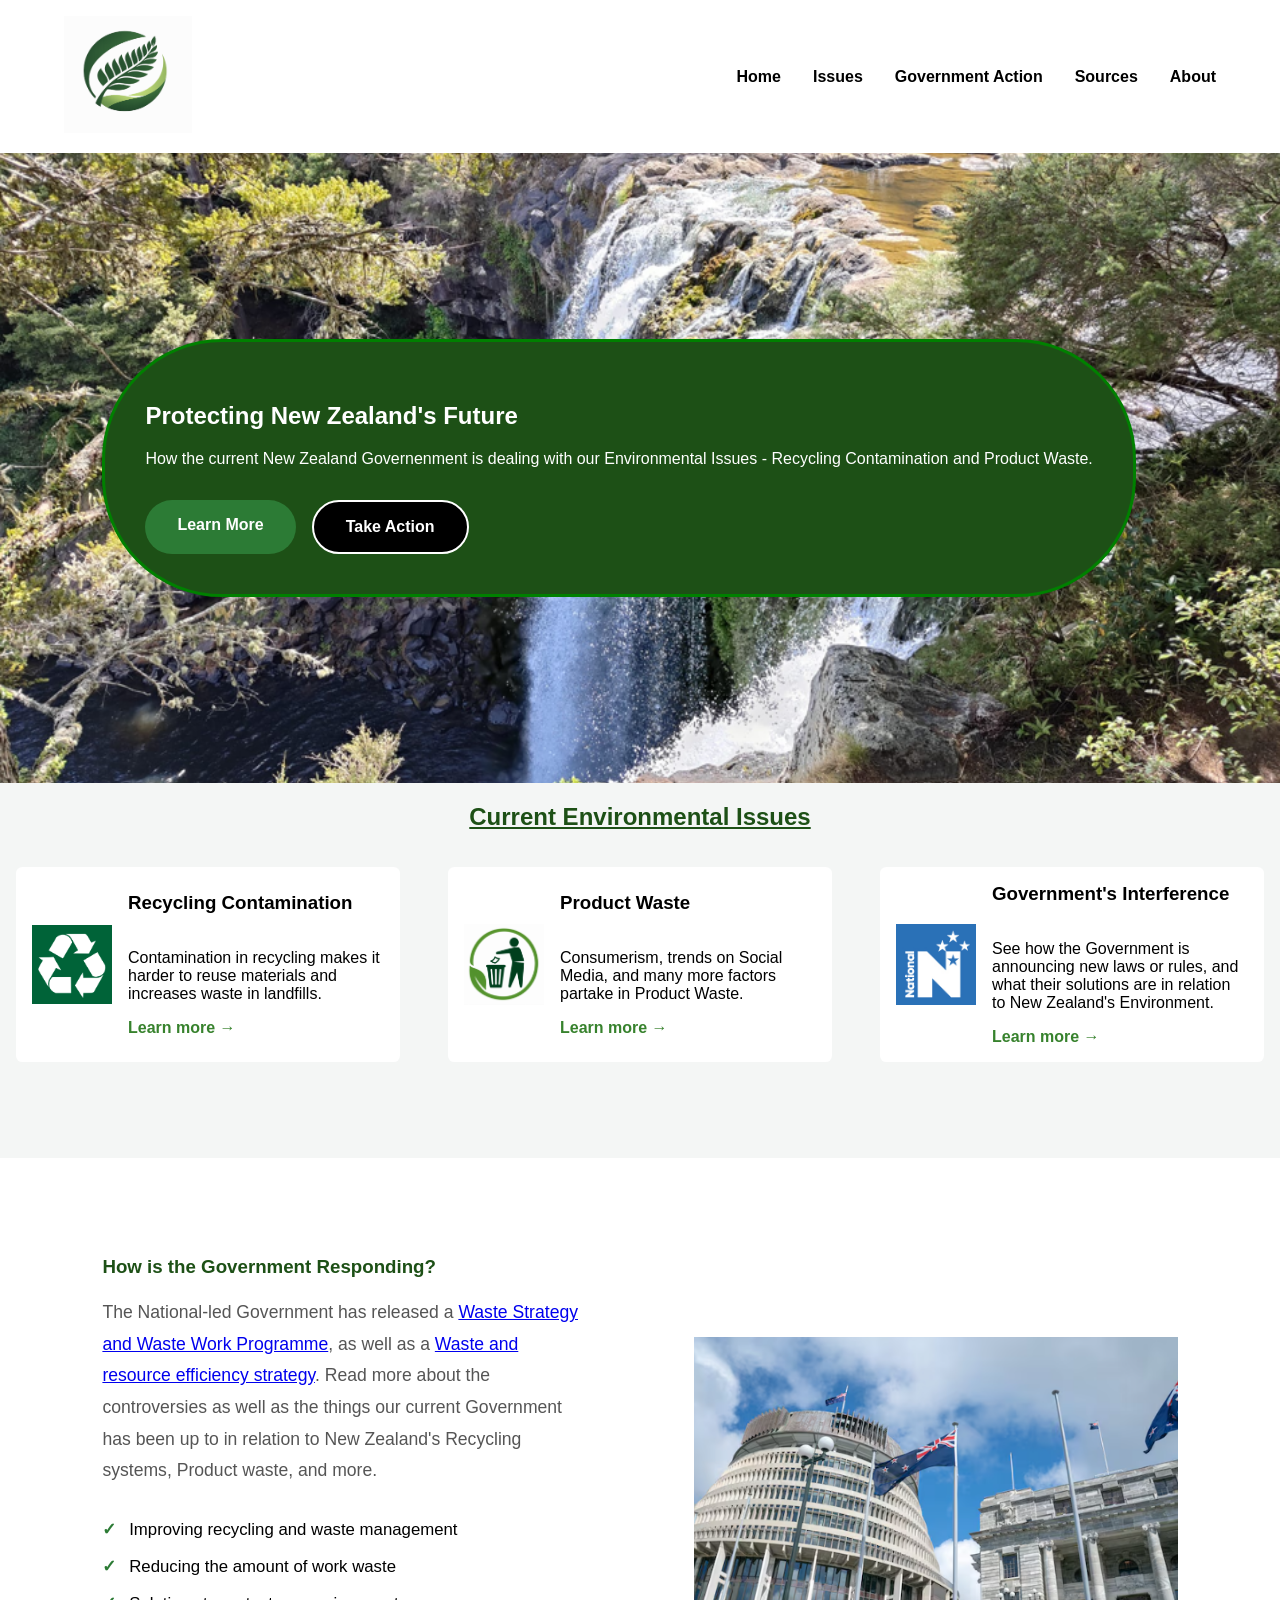
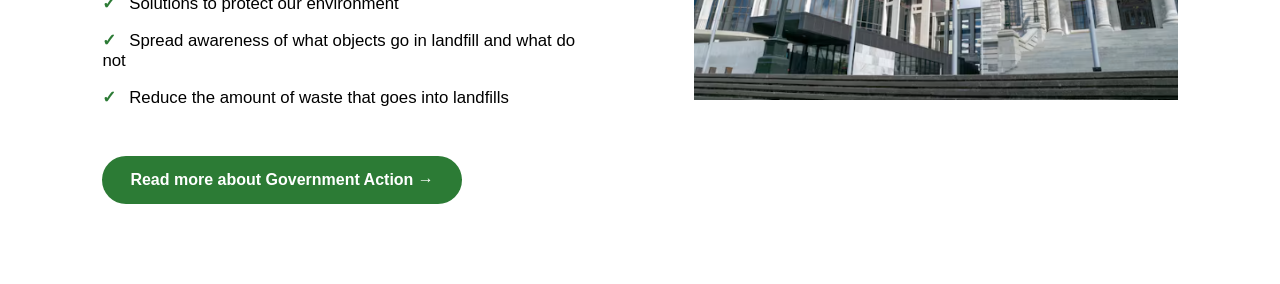
<file: index.html>
<!DOCTYPE html>
<html lang = "en">
    <head>
        <meta charset = "UTF-8">
        <meta name = "viewport" content = "width=device-width, initial-scale=1.0">
        <title>Government's Actions</title>
        <link rel = "icon" type = "icon/png" href = "logo.png">
        <link rel = "stylesheet" href = "styles.css">
    </head>
    <body>
        <header>
            <nav>
                <div class = "headingAndFooter">
                    <img src = "logo.png" alt = "Logo.img">
                </div>
                <ul id = "navLinks">
                <li><a href = "index.html">Home</a></li>
                <li><a href = "issues.html">Issues</a></li>
                <li><a href = "governmentAction.html">Government Action</a></li>
                <li><a href = "sources.html">Sources</a></li>
                <li><a href = "about.html">About</a></li>
                </ul>
            </nav>
        </header>

        <section class = "hero">

        <img src = "NZNatureimg.png" id = "NZNatureimg" alt="NZ Nature img">

        <div class = "heroContent">
            <h1>Protecting New Zealand's Future</h1>

            <p>How the current New Zealand Governenment is dealing with our Environmental Issues - 
                Recycling Contamination and Product Waste.
            </p>

            <div class="heroBtns">

                <a href = "sources.html">Learn More</a>
                <a href = "takeAction.html">Take Action</a>

            </div>
        </div>

        </section>

        <h2 id = "crrntEnviroIssues">Current Environmental Issues</h2>

            <div class = "boxesContainers">
            <div class = "boxOptions">
                <img class = "logosForOptionContainers" alt = "recycling logo" src = "nzRecyclingSymbol.png">
                <div class = "boxText">
                <h3>Recycling Contamination</h3>
                <p>Contamination in recycling makes it harder to reuse materials and increases
                    waste in landfills.
                </p>
                <a class = "LrnMoreBtns" href = "issues.html">Learn more →</a>
                </div>
            </div>

            <div class = "boxOptions">
                <img  class = "logosForOptionContainers" alt = "product waste logo" 
                src = "productWasteLogo.png">
                <div class = "boxText">
                <h3>Product Waste</h3>
                <p>Consumerism, trends on Social Media, and many more factors partake in Product Waste.
                </p>
                <a class = "LrnMoreBtns" href = "index.html">Learn more →</a>
                </div>
            </div>

            <div class = "boxOptions">
                <img class = "logosForOptionContainers" alt = "National Government logo" 
                src = "nationalPartyLogo.png">
                <div class = "boxText">
                <h3>Government's Interference</h3>
                <p>See how the Government is announcing new laws or rules, and what their solutions are
                    in relation to New Zealand's Environment.
                </p>
                <a class = "LrnMoreBtns" href = "governmentAction.html">Learn more →</a>
                </div>
            </div>
        </div>

        <section class = "governmentSection">

        <div class = "governmentText">

        <h3 id = "gvrnmntResponding">How is the Government Responding?</h3>
        <p>The National-led Government has released a <a href = "https://www.beehive.govt.nz/release/government-releases-new-strategy-and-work-plan-deal-new-zealand%E2%80%99s-waste" target = "_blank">
            Waste Strategy and Waste Work Programme</a>, as well as a <a href = "https://environment.govt.nz/what-government-is-doing/areas-of-work/waste/waste-strategy/#strategy-overview" target = "_blank">
                Waste and resource efficiency strategy</a>. Read more about the controversies as well as the things our current Government has been up to in relation
            to New Zealand's Recycling systems, Product waste, and more.</p>

                <ul>
                    <li>Improving recycling and waste management</li>
                    <li>Reducing the amount of work waste</li>
                    <li>Solutions to protect our environment</li>
                    <li>Spread awareness of what objects go in landfill and what do not</li>
                    <li>Reduce the amount of waste that goes into landfills</li>
                </ul>

                <a class = "readMreBtns" href = "governmentAction.html">Read more about Government Action →</a>
                </div>

                <div class = "nationalBuilding">
                    <a href = "https://www.teaonews.co.nz/2024/11/11/parliament-hosting-the-national-apology-doesnt-cut-it/" target = "_blank">
                    <img src = "nationalBuilding.png" alt = "Government's building"></a>

                </div>

                </section>
    </body>
</html>
</file>
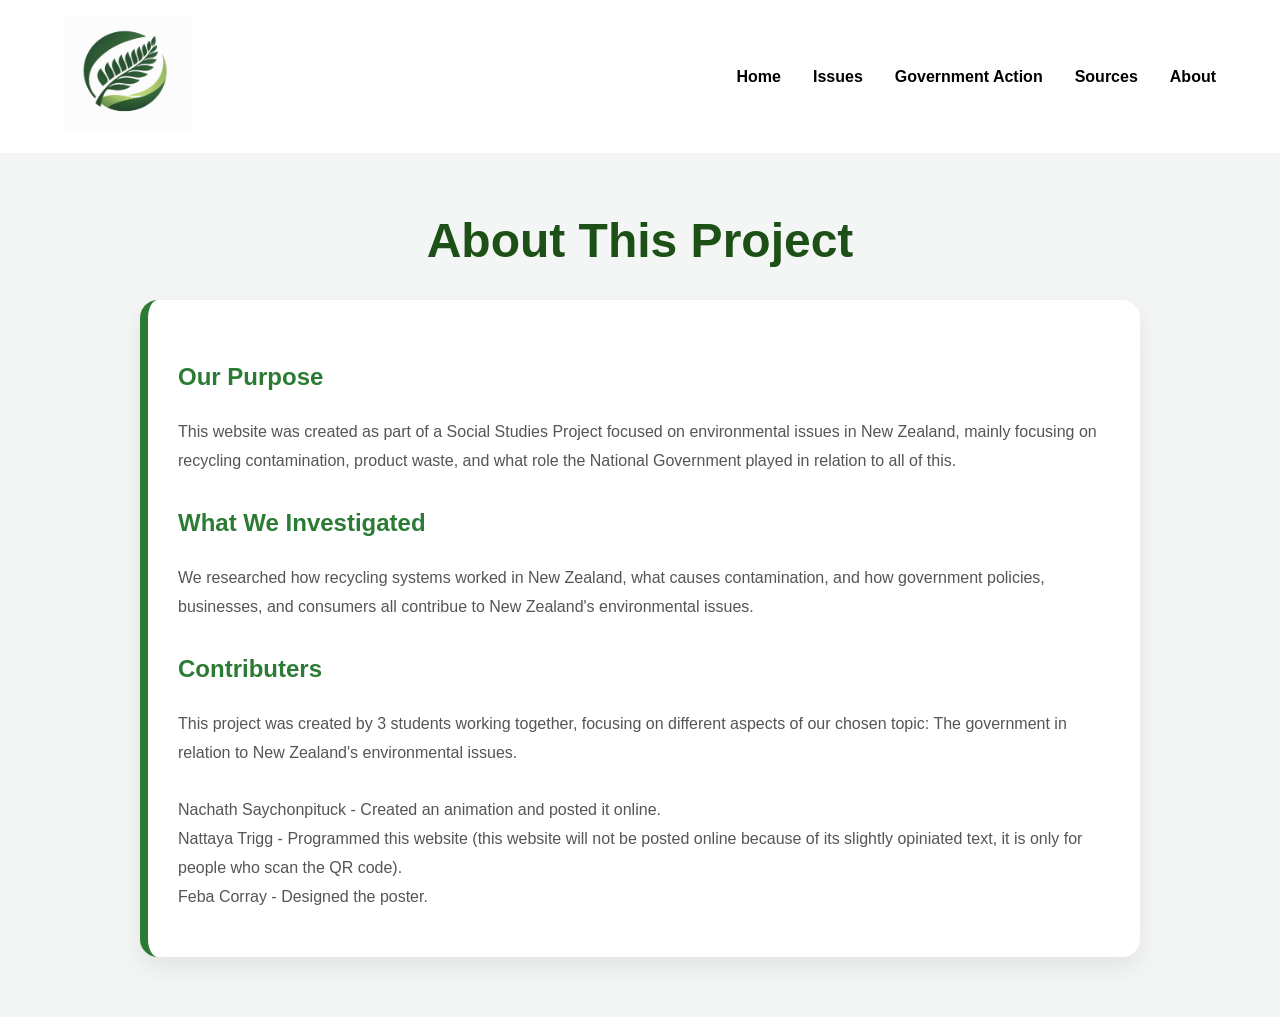
<file: about.html>
<!DOCTYPE html>
<html lang = "en">
    <head>
        <link rel = "stylesheet" href = "about.css">
        <title>About</title>
        <link rel = "icon" type = "icon/png" href = "logo.png">
        <meta charset = "UTF-8">
        <meta name = "viewport" content = "width=device-width, initial-scale=1.0">
    </head>
    <body>

        <header>
            <nav>
                <div class = "headingAndFooter">
                    <img src = "logo.png" alt = "Logo.img">
                </div>
                <ul id = "navLinks">
                <li><a href = "index.html">Home</a></li>
                <li><a href = "issues.html">Issues</a></li>
                <li><a href = "governmentAction.html">Government Action</a></li>
                <li><a href = "sources.html">Sources</a></li>
                <li><a href = "about.html">About</a></li>
                </ul>
            </nav>
        </header>

        <main class = "about">
            <h1>About This Project</h1>
            <section class = "aboutCard">
                <h2>Our Purpose</h2>
                <p>
                    This website was created as part of a Social Studies Project focused on
                    environmental issues in New Zealand, mainly focusing on recycling contamination,
                    product waste, and what role the National Government played in relation to all of this.
                </p>

                <h2>What We Investigated</h2>
                <p>
                    We researched how recycling systems worked in New Zealand, what causes contamination,
                    and how government policies, businesses, and consumers all contribue to New Zealand's environmental issues.
                </p>

                <h2>Contributers</h2>
                <p>
                    This project was created by 3 students working together, focusing on different aspects of our chosen topic:
                    The government in relation to New Zealand's environmental issues.<br><br>
                    Nachath Saychonpituck - Created an animation and posted it online.<br>
                    Nattaya Trigg - Programmed this website (this website will not be posted online because of its slightly opiniated text,
                    it is only for people who scan the QR code).<br>
                    Feba Corray - Designed the poster.
                </p>
            </section>
        </main>

    </body>
</html>
</file>
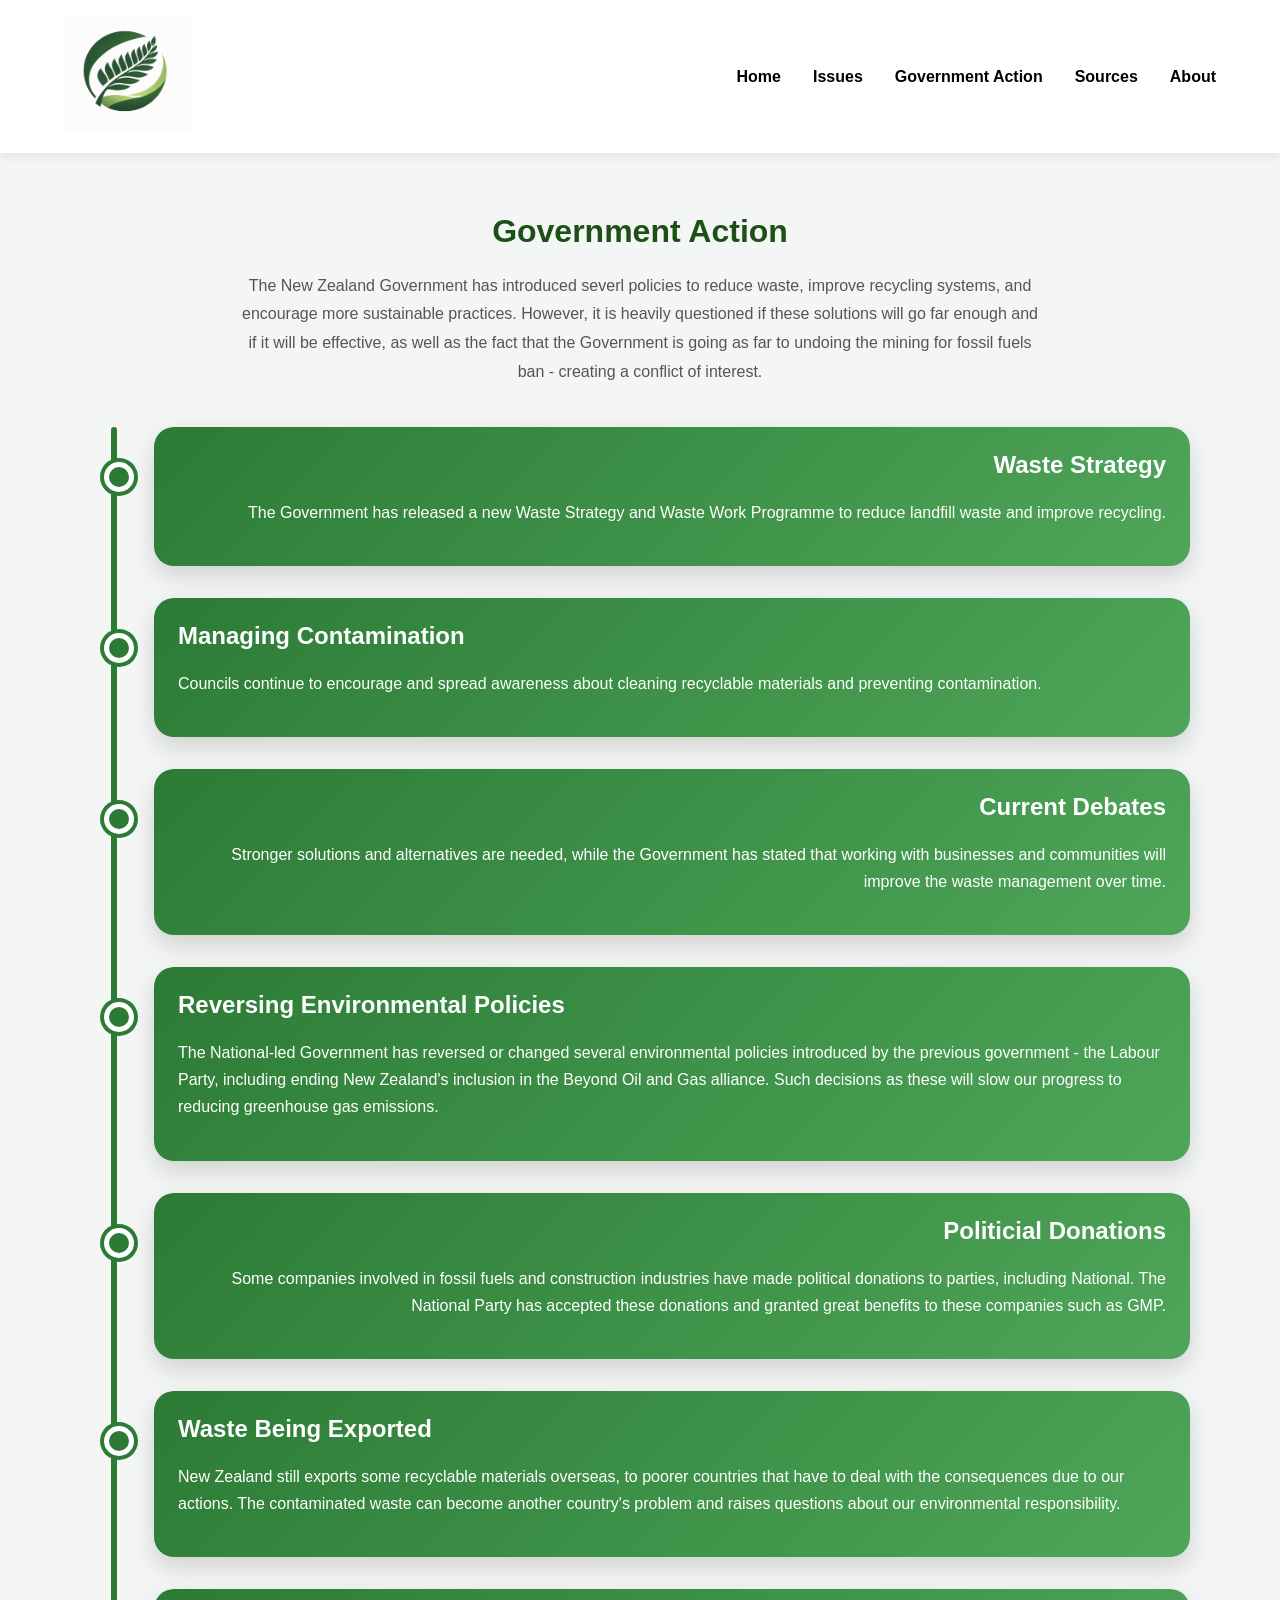
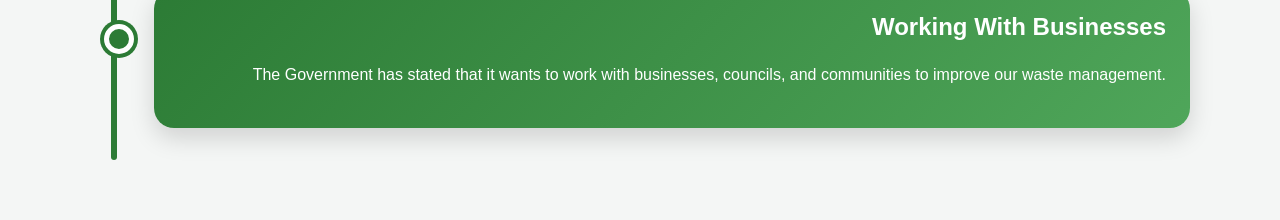
<file: governmentAction.html>
<!DOCTYPE html>
<html lang = "en">
    <head>
        <meta charset = "UTF-8">
        <meta name = "viewport" content = "width=device-width, initial-scale=1.0">
        <link rel = "stylesheet" href = "governmentAction.css">
        <link rel = "icon" type = "icon/png" href = "logo.png">
        <title>Government Action</title>
    </head>
    <body>

        <header>
            <nav>
                <div class = "headingAndFooter">
                    <img src = "logo.png" alt = "Logo.img">
                </div>
                <ul id = "navLinks">
                <li><a href = "index.html">Home</a></li>
                <li><a href = "issues.html">Issues</a></li>
                <li><a href = "governmentAction.html">Government Action</a></li>
                <li><a href = "sources.html">Sources</a></li>
                <li><a href = "about.html">About</a></li>
                </ul>
            </nav>
        </header>

        <main class = "government">
            <h1>Government Action</h1>
            <p class = "intro">
                The New Zealand Government has introduced severl policies to reduce waste,
                improve recycling systems, and encourage more sustainable practices.
                However, it is heavily questioned if these solutions will go far enough and if it
                will be effective, as well as the fact that the Government is going as far to undoing
                the mining for fossil fuels ban - creating a conflict of interest.
            </p>

            <section class = "timeline">
                <div class = "event">
                    <div class = "content">
                        <h2>Waste Strategy</h2>
                        <p>The Government has released a new Waste Strategy and Waste Work Programme
                            to reduce landfill waste and improve recycling.
                        </p>
                    </div>
                </div>

                <div class = "event">
                    <div class = "content">
                        <h2>Managing Contamination</h2>
                        <p>Councils continue to encourage and spread awareness about cleaning
                            recyclable materials and preventing contamination.
                        </p>
                    </div>
                </div>

                <div class = "event">
                    <div class = "content">
                        <h2>Current Debates</h2>
                        <p>Stronger solutions and alternatives are needed, while the Government has stated
                            that working with businesses and communities will improve the waste management
                            over time.
                        </p>
                    </div>
                </div>

                <div class = "event">
                    <div class = "content">
                        <h2>Reversing Environmental Policies</h2>
                        <p>The National-led Government has reversed or changed several environmental policies introduced
                            by the previous government - the Labour Party, including ending New Zealand's
                            inclusion in the Beyond Oil and Gas alliance. Such decisions as these will slow our progress to
                            reducing greenhouse gas emissions.
                        </p>
                    </div>
                </div>

                <div class = "event">
                    <div class = "content">
                        <h2>Politicial Donations</h2>
                        <p>Some companies involved in fossil fuels and construction industries have made political donations
                            to parties, including National. The National Party has accepted these donations and granted great benefits
                            to these companies such as GMP.
                        </p>
                    </div>
                </div>

                <div class = "event">
                    <div class = "content">
                        <h2>Waste Being Exported</h2>
                        <p>New Zealand still exports some recyclable materials overseas, to poorer countries that have to deal with
                            the consequences due to our actions. The contaminated waste can become another country's problem
                            and raises questions about our environmental responsibility.
                        </p>
                    </div>
                </div>

                <div class = "event">
                    <div class = "content">
                        <h2>Working With Businesses</h2>
                        <p>The Government has stated that it wants to work with businesses, councils, and communities to improve
                            our waste management.
                        </p>
                    </div>
                </div>

            </section>
        </main>

    </body>
</html>
</file>
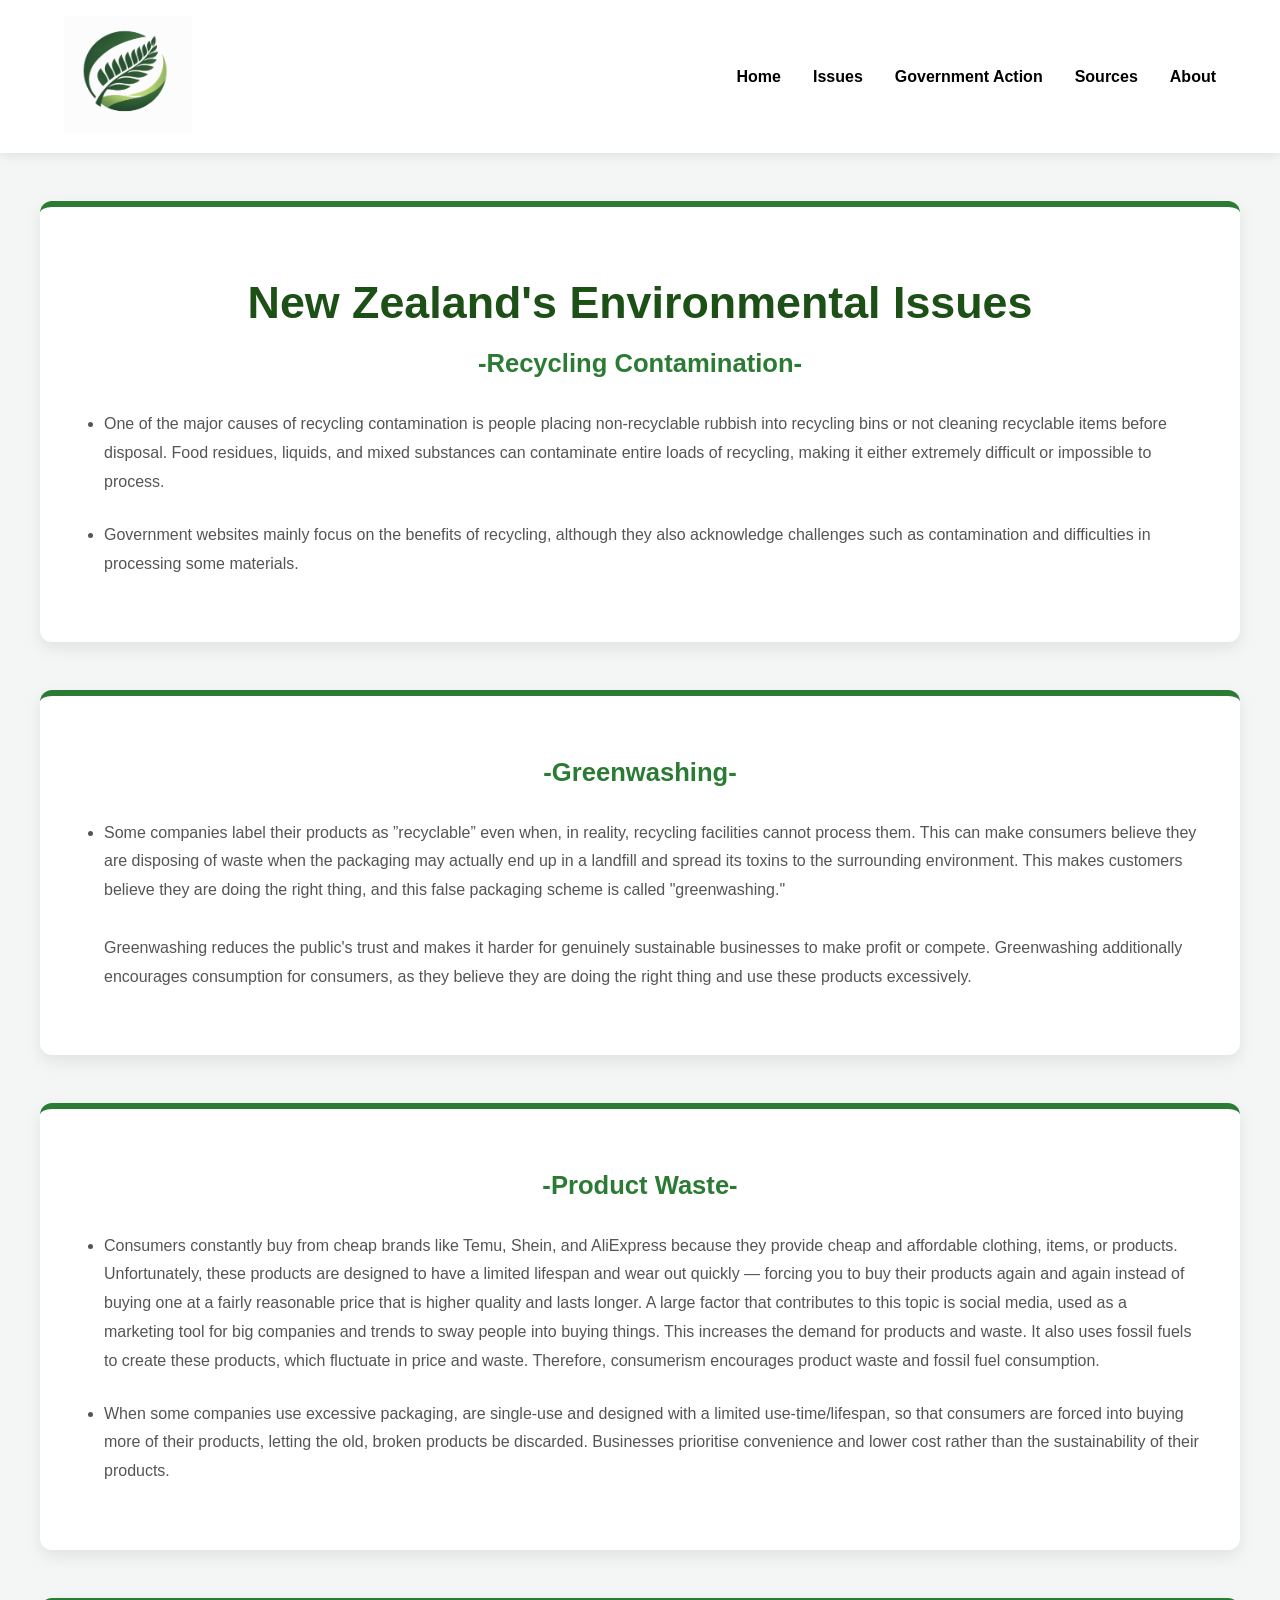
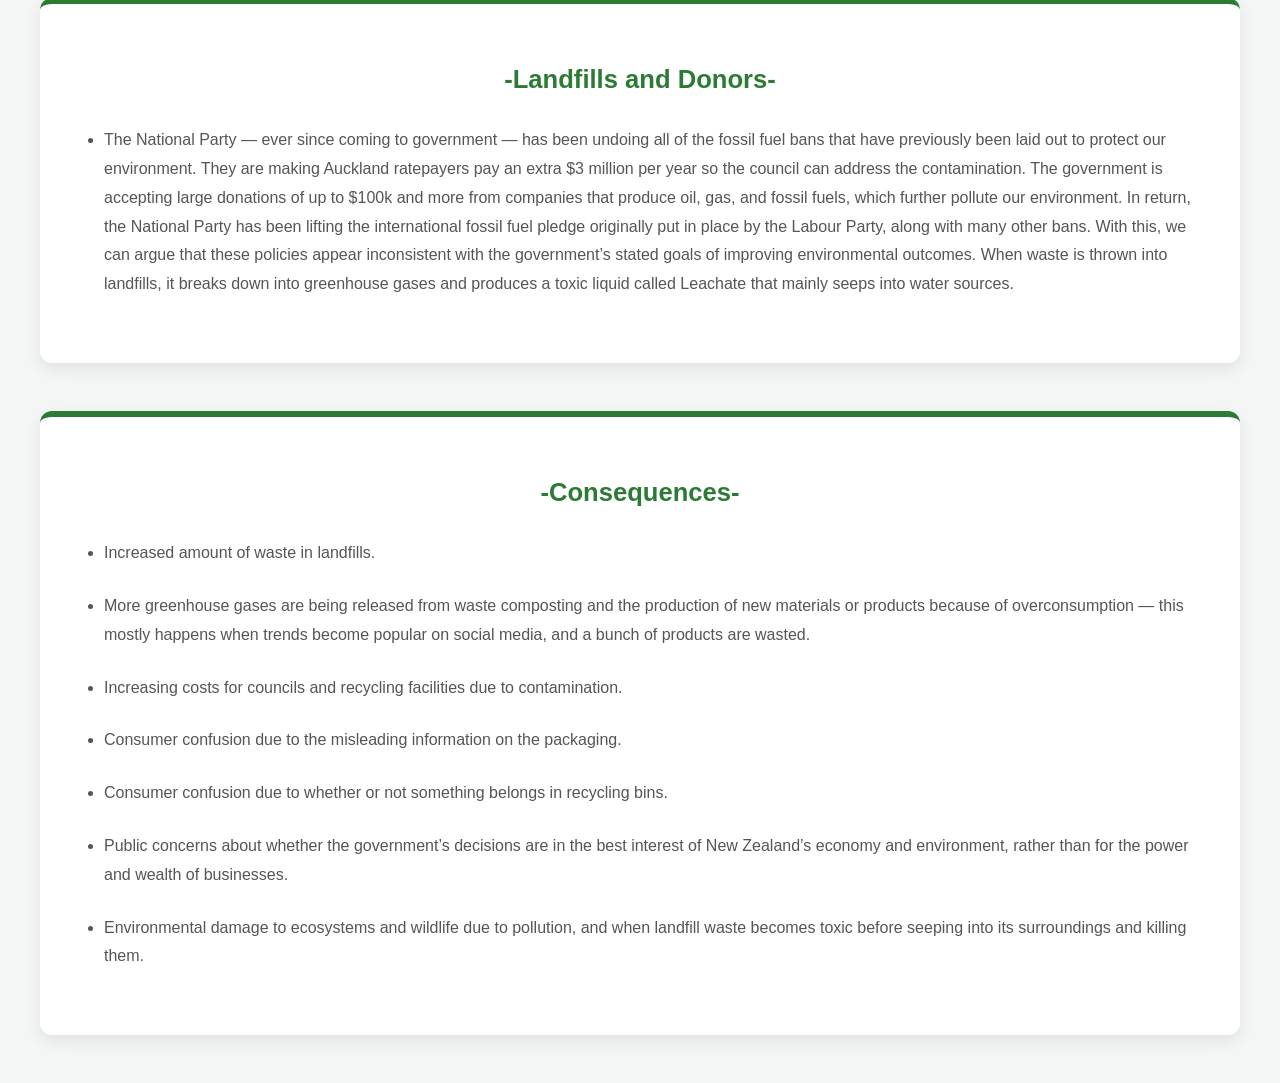
<file: issues.html>
<!DOCTYPE html>
<html lang = "en">
    <head>
        <title>Issues</title>
            <meta charset = "UTF-8">
        <meta name = "viewport" content = "width=device-width, initial-scale=1.0">
            <link rel = "icon" type = "icon/png" href = "logo.png">
            <link rel = "stylesheet" href = "issues.css">
    </head>
    <body>

        <header>
            <nav>
                <div class = "headingAndFooter">
                    <img src = "logo.png" alt = "Logo.img">
                </div>
                <ul id = "navLinks">
                <li><a href = "index.html">Home</a></li>
                <li><a href = "issues.html">Issues</a></li>
                <li><a href = "governmentAction.html">Government Action</a></li>
                <li><a href = "sources.html">Sources</a></li>
                <li><a href = "about.html">About</a></li>
                </ul>
            </nav>
        </header>

        <div class = "mainHeading">

        <h1 class = "mainHeadingText">New Zealand's Environmental Issues</h1>
        <h2 class = "subTitles">-Recycling Contamination-</h2>
        <ul class = "paragraphs">

            <li>One of the major causes of recycling contamination is people placing non-recyclable rubbish 
            into recycling bins or not cleaning recyclable items before disposal. Food residues, liquids,
            and mixed substances can contaminate entire loads of recycling, making it either extremely 
            difficult or impossible to process.</li>

            <li>Government websites mainly focus on the benefits of recycling, although they also acknowledge
            challenges such as contamination and difficulties in processing some materials.</li>

        </ul>

        </div>

        <!-- second box, greenwashing-->
        <div class = "mainHeading">

        <h2 class = "subTitles">-Greenwashing-</h2>
        <ul class = "paragraphs">

            <li>Some companies label their products as ”recyclable”
                 even when, in reality, recycling facilities cannot process them. This can make consumers
                  believe they are disposing of waste when the packaging may actually end up in a landfill 
                  and spread its toxins to the surrounding environment. This makes customers believe they 
                  are doing the right thing, and this false packaging scheme is called "greenwashing."<br><br>

                  Greenwashing reduces the public's trust and makes it harder for genuinely sustainable
                  businesses to make profit or compete. Greenwashing additionally encourages consumption 
                 for consumers, as they believe they are doing the right thing and use these products excessively.
                </li>

        </ul>

        </div>

        <!-- third box, product waste-->
        <div class = "mainHeading">

        <h2 class = "subTitles">-Product Waste-</h2>
        <ul class = "paragraphs">

            <li>Consumers constantly buy from cheap brands like Temu, Shein, and AliExpress because they provide cheap
                and affordable clothing, items, or products. Unfortunately, these products are designed to have a limited 
                lifespan and wear out quickly — forcing you to buy their products again and again instead of buying one
                at a fairly reasonable price that is higher quality and lasts longer. A large factor that contributes
                to this topic is social media, used as a marketing tool for big companies and trends to sway people
                into buying things. This increases the demand for products and waste. It also uses fossil fuels to 
                create these products, which fluctuate in price and waste. Therefore, consumerism encourages product 
                waste and fossil fuel consumption.</li>

                <li>When some companies use excessive packaging, are single-use and designed 
                    with a limited use-time/lifespan, so that consumers are forced into buying more of their products, 
                    letting the old, broken products be discarded. Businesses prioritise convenience and lower cost rather
                    than the sustainability of their products.</li>

        </ul>

        </div>

        <!-- fourth box, landfills-->
        <div class = "mainHeading">

        <h2 class = "subTitles">-Landfills and Donors-</h2>
        <ul class = "paragraphs">

            <li>The National Party — ever since coming to government — has been undoing all of the fossil fuel 
                bans that have previously been laid out to protect our environment. They are making Auckland 
                ratepayers pay an extra $3 million per year so the council can address the contamination.
                The government is accepting large donations of up to $100k and more from companies that produce
                oil, gas, and fossil fuels, which further pollute our environment. In return, the National Party
                has been lifting the international fossil fuel pledge originally put in place by the Labour 
                Party, along with many other bans. With this, we can argue that these policies appear inconsistent
                with the government’s stated goals of improving environmental outcomes. When waste is thrown 
                into landfills, it breaks down into greenhouse gases and produces a toxic liquid called Leachate 
                that mainly seeps into water sources.</li>

        </ul>

        </div>

        <!-- fifth box, consequences-->
        <div class = "mainHeading">

        <h2 class = "subTitles">-Consequences-</h2>
        <ul class = "paragraphs">

            <li>Increased amount of waste  in landfills.</li>
            <li>More greenhouse gases are being released from waste composting and the production of new
                 materials or products because of overconsumption — this mostly happens when trends become
                  popular on social media, and a bunch of products are wasted.</li>
            <li>Increasing costs for councils and recycling facilities due to contamination.</li>
            <li>Consumer confusion due to the misleading information on the packaging.</li>
            <li>Consumer confusion due to whether or not something belongs in recycling bins.</li>
            <li>Public concerns about whether the government’s decisions are in the best interest of New Zealand’s
                 economy and environment, rather than for the power and wealth of businesses.</li>
            <li>Environmental damage to ecosystems and wildlife due to pollution, and when landfill waste becomes
                 toxic before seeping into its surroundings and killing them.</li>

        </ul>

        </div>

    </body>
</html>
</file>
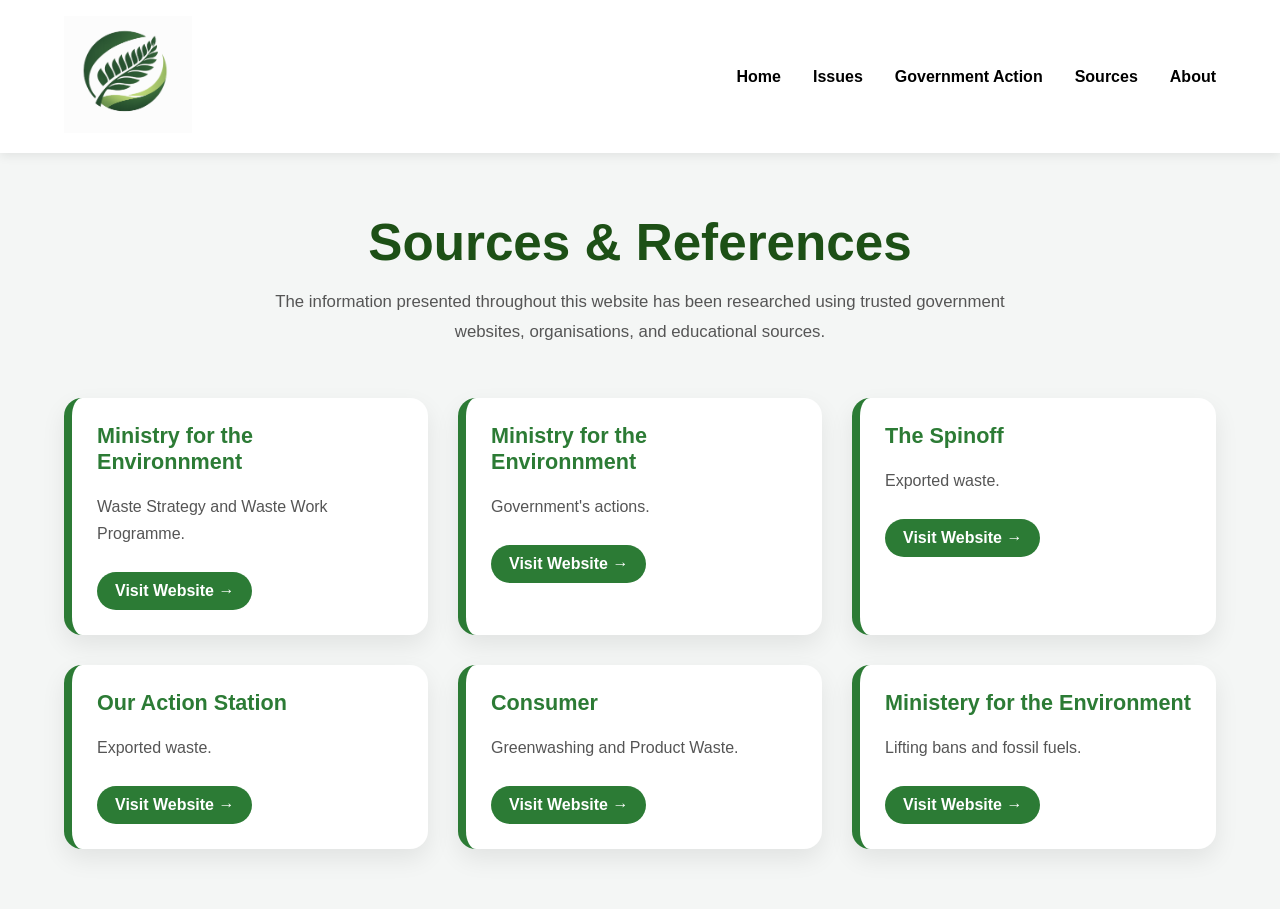
<file: sources.html>
<!DOCTYPE html>
<html lang = "en">
    <head>
    <link rel = "stylesheet" href = "sources.css">
    <meta charset = "UTF-8">
        <meta name = "viewport" content = "width=device-width, initial-scale=1.0">
    <title>Sources</title>
    <link rel = "icon" type = "icon/png" href = "logo.png">
    </head>
    <body>

        <header>
            <nav>
                <div class = "headingAndFooter">
                    <img src = "logo.png" alt = "Logo.img">
                </div>
                <ul id = "navLinks">
                <li><a href = "index.html">Home</a></li>
                <li><a href = "issues.html">Issues</a></li>
                <li><a href = "governmentAction.html">Government Action</a></li>
                <li><a href = "sources.html">Sources</a></li>
                <li><a href = "about.html">About</a></li>
                </ul>
            </nav>
        </header>

        <main class = "sources">

            <h1>Sources & References</h1>
            <p class = "intro">
                The information presented throughout this website has been researched using trusted government websites,
                organisations, and educational sources.
            </p>

            <!--1'st source-->
            <div class = "sourceGrid">
                <div class = "sourceCard">
                    <h2>Ministry for the Environnment</h2>
                    <p>Waste Strategy and Waste Work Programme.</p>
                    <a href = "https://environment.govt.nz/what-government-is-doing/areas-of-work/waste/waste-strategy/#strategy-overview"
                    target = "_blank">Visit Website →</a>
                </div>

                <!--2'nd source-->
                <div class = "sourceCard">
                    <h2>Ministry for the Environnment</h2>
                    <p>Government's actions.</p>
                    <a href = "https://environment.govt.nz/what-government-is-doing/areas-of-work/waste/"
                    target = "_blank">Visit Website →</a>
                </div>

                <!--3'rd source-->
                <div class = "sourceCard">
                    <h2>The Spinoff</h2>
                    <p>Exported waste.</p>
                    <a href = "https://thespinoff.co.nz/society/07-04-2025/where-does-your-recycling-end-up-and-who-bears-the-brunt-of-waste-colonialism"
                    target = "_blank">Visit Website →</a>
                </div>

                <!--4'th source-->
                <div class = "sourceCard">
                    <h2>Our Action Station</h2>
                    <p>Exported waste.</p>
                    <a href = "https://our.actionstation.org.nz/petitions/stop-sending-our-plastic-waste-to-developing-countries"
                    target = "_blank">Visit Website →</a>
                </div>

                <!--5'th source-->
                <div class = "sourceCard">
                    <h2>Consumer</h2>
                    <p>Greenwashing and Product Waste.</p>
                    <a href = "https://www.consumer.org.nz/shopping/packaging-labelling-and-advertising/help-consumer-nz-clean-up-greenwashing"
                    target = "_blank">Visit Website →</a>
                </div>

                <!--6'th source-->
                <div class = "sourceCard">
                    <h2>Ministery for the Environment</h2>
                    <p>Lifting bans and fossil fuels.</p>
                    <a href = "https://environment.govt.nz/site-search/?topic%5B%5D=20"
                    target = "_blank">Visit Website →</a>
                </div>
                </div>
        </main>
    </body>
</html>
</file>
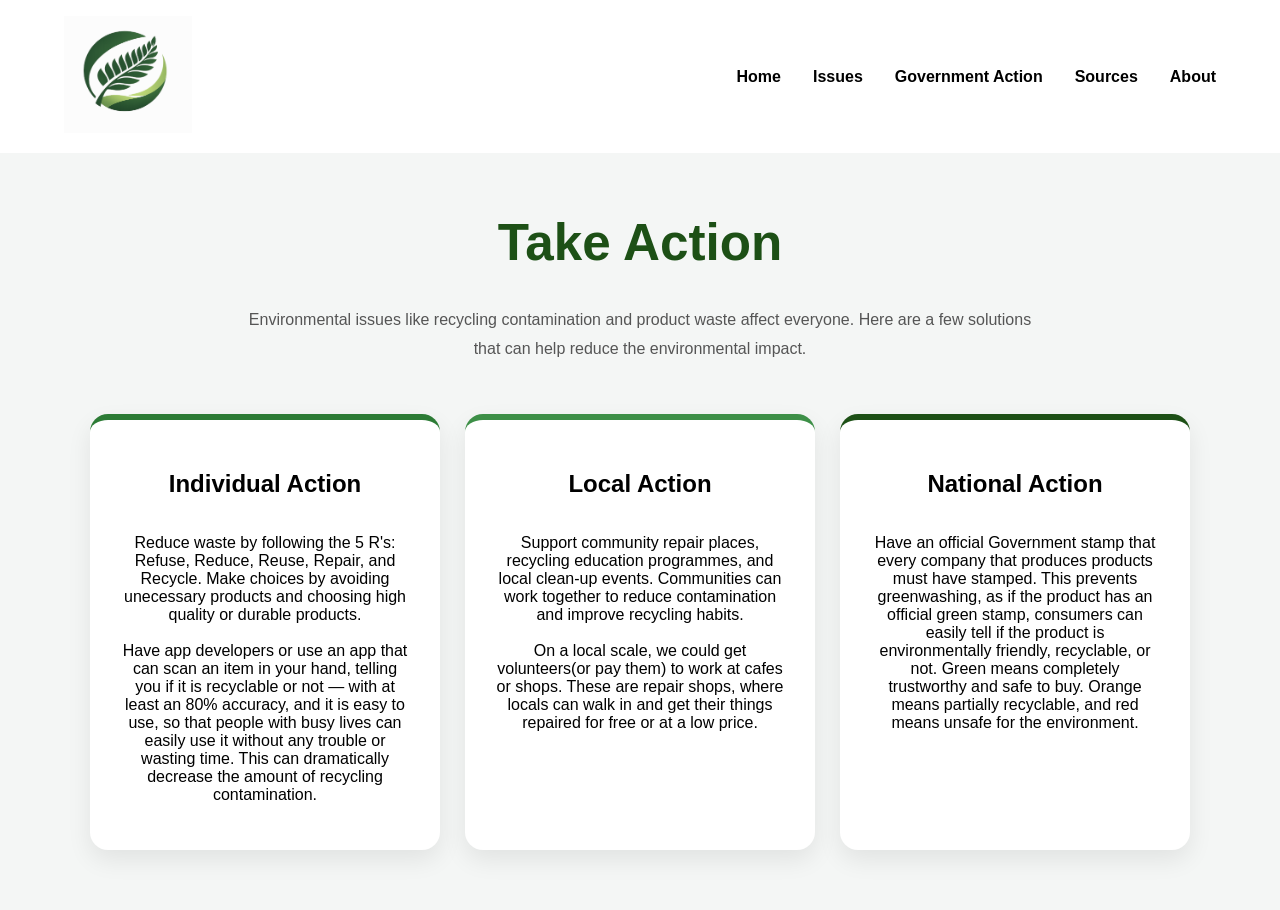
<file: takeAction.html>
<!DOCTYPE html>
<html lang = "en">
    <head>
    <link rel = "stylesheet" href = "takeAction.css">
    <meta charset = "UTF-8">
        <meta name = "viewport" content = "width=device-width, initial-scale=1.0">
    <title>Take Action</title>
    <link rel = "icon" type = "icon/png" href = "logo.png">
    </head>
    <body>

             <header>
            <nav>
                <div class = "headingAndFooter">
                    <img src = "logo.png" alt = "Logo.img">
                </div>
                <ul id = "navLinks">
                <li><a href = "index.html">Home</a></li>
                <li><a href = "issues.html">Issues</a></li>
                <li><a href = "governmentAction.html">Government Action</a></li>
                <li><a href = "sources.html">Sources</a></li>
                <li><a href = "about.html">About</a></li>
                </ul>
            </nav>
        </header>

        <main class = "action">
            <h1>Take Action</h1>
            <p class = "intro">
                Environmental issues like recycling contamination and product waste affect everyone.
                Here are a few solutions that can help reduce the environmental impact.
            </p>
            <div class = "actionGrid">
                <div class = "actionCard individual">
                    <h2>Individual Action</h2>
                    <p>
                        Reduce waste by following the 5 R's: Refuse, Reduce, Reuse, Repair, and Recycle. Make choices
                        by avoiding unecessary products and choosing high quality or durable products. <br><br>
                        Have app developers or use an app that can scan an item in your hand, telling you if it is
                        recyclable or not — with at least an 80% accuracy, and it is easy to use, so that people
                        with busy lives can easily use it without any trouble or wasting time. This can dramatically
                        decrease the amount of recycling contamination.
                    </p>
                </div>

                <div class = "actionCard local">
                    <h2>Local Action</h2>
                    <p>
                        Support community repair places, recycling education programmes, and local clean-up events.
                        Communities can work together to reduce contamination and improve recycling habits.<br><br>
                        On a local scale, we could get volunteers(or pay them) to work at cafes or shops. These are 
                        repair shops, where locals can walk in and get their things repaired for free or at a low price.
                    </p>
                </div>

                
                <div class = "actionCard national">
                    <h2>National Action</h2>
                    <p>
                        Have an official Government stamp that every company that produces products must have stamped.
                        This prevents greenwashing, as if the product has an official green stamp, consumers can easily
                        tell if the product is environmentally friendly, recyclable, or not. Green means completely 
                        trustworthy and safe to buy. Orange means partially recyclable, and red means unsafe for the environment. 
                    </p>
                </div>

            </div>
        </main>

    </body>
</file>
<file: styles.css>
body {
    margin: 0;
    font-family: Arial, Helvetica, sans-serif;
    background: #f4f6f5;
}

header {
    background: white;
    padding: 1rem 5%;
}

nav {
    display: flex;
    justify-content: space-between;
    align-items: center;
}

.headingAndFooter img{
    width: 8rem;
    height: auto;
}

#navLinks {
    display: flex;
    list-style: none;
    gap: 2rem;
    margin: 0;
    padding: 0;
}

#navLinks a {
    text-decoration: none;
    color: black;
    font-weight: 600;
    transition: color 0.2s;
}

#navLinks a:hover {
    color: #2c7b35;
    transition: 0.2s;
}

.heroContent {
    position: absolute;
    top: 50%;
    left: 8%;
    transform: translateY(-50%);
    color: white;
    background: rgb(29, 80, 22);
    padding: 2.5rem;
    border-radius: 120px;
    border: 3px solid green;
}

.heroBtns {
    display: flex;
    gap: 1rem;
    margin-top: 2rem;
}

.heroBtns a{
    text-decoration: none;
    padding: 1rem 2rem;
    border-radius: 50px;
    font-weight: bold;
    background: black;
}

.heroBtns a:first-child {
    background: #2c7b35;
    color: white;
}

.heroBtns a:last-child {
    border: 2px solid white;
    color: white;
}

.heroBtns a:first-child:hover {
    background: #23662a;
    transition: 0.2s;
}

.heroBtns a:last-child:hover {
    background: rgb(80, 80, 80);
    transition: 0.2s;
}

.hero {
    position: relative;
    width: 100%;
    height: 70vh;
    overflow: hidden;
}

#NZNatureimg {
    width: 100%;
    height: 100%;
    object-fit: cover;
}

#crrntEnviroIssues {
    text-align: center;
    color: rgb(29, 80, 22);
    text-decoration: underline;
}

.boxesContainers {
    display: flex;
    gap: 1rem;
    justify-content: center;
}

.boxOptions {
    display: flex;
    align-items: center;
    gap: 1rem;
    background: white;
    padding: 1rem;
    margin: 1rem;
    flex: 1;
    border-radius: 0.4rem;
}

.logosForOptionContainers {
    width: 5rem;
    height: auto;
    flex-shrink: 0;
}

.boxText {
    display: flex;
    flex-direction: column;
    text-align: left;
}

.boxText h3 {
    margin-top: 0;
}

.LrnMoreBtns {
    color:rgb(55, 130, 45);
    font-weight: bold;
    text-decoration: none;
}

.LrnMoreBtns:hover {
    color: rgb(10, 70, 3);
    transition: 0.4s;
}

#gvrnmntResponding {
    color: rgb(29, 80, 22);

}

.governmentSection {
    display: flex;
    justify-content: space-between;
    align-items: center;
    gap: 4rem;
    padding: 5rem 8%;
    background: white;
    margin-top: 5rem;
}

.governmentText {
    flex: 1;
    max-width: 45%;
}

.nationalBuilding {
    flex: 1;
    max-width: 45%;
}

.nationalBuilding img {
    width: 100%;
    height: 100%;
    object-fit: cover;
    aspect-ratio: 4 / 3;
}

.governmentText h2 {
    font-size: 2.4rem;
    color: rgb(29, 80, 22);
    margin-bottom: 1rem;
}

.governmentText p {
    line-height: 1.8;
    font-size: 1.1rem;
    color: #555;
}

.governmentText ul {
    list-style: none;
    padding: 0;
    margin: 2rem 0;
}

.governmentText li {
    margin-bottom: 1rem;
    font-size: 1.05rem;
}

.governmentText li:before {
    content: "✓";
    color: #2c7b35;
    font-weight: bold;
    margin-right: .8rem;
}

.readMreBtns {
    display: inline-block;
    margin-top: 1rem;
    text-decoration: none;
    background: #2c7b35;
    color: white;
    font-weight: bold;
    transition: .25s;
    border-radius: 40px;
    padding: 15px 28px;
}

.readMreBtns:hover {
    background: #1f5d27;
    transform: translateY(-2px);
}

#enviroStatistics {
    text-align: center;
    color: rgb(29, 80, 22);
}

@media(max-width: 768px) {
     nav {
        flex-direction: column;
        gap: 1rem;
    }

    #navLinks {
        flex-direction: column;
        align-items: center;
        gap: 1rem;
    }

    .headingAndFooter img {
        width: 6rem;
    }

    .hero {
        height: auto;
    }

    #NZNatureimg {
        height: 45vh;
    }

    .heroContent {
        position: static;
        transform: none;

        margin: 1.5rem;
        padding: 1.5rem;

        border-radius: 2rem;

        text-align: center;
    }

    .heroContent h1 {
        font-size: 2rem;
    }

    .heroContent p {
        font-size: 1rem;
    }

    .heroBtns {
        flex-direction: column;
        align-items: stretch;
    }

    .heroBtns a {
        text-align: center;
    }

    .boxesContainers {
        flex-direction: column;
        padding: 0 5%;
    }

    .boxOptions {
        margin: 0;
    }

    .logosForOptionContainers {
        width: 4rem;
    }

    .governmentSection {
        flex-direction: column;
        padding: 3rem 5%;
        gap: 2rem;
    }

    .governmentText,
    .nationalBuilding {
        max-width: 100%;
    }

    .governmentText {
        text-align: center;
    }

    .governmentText ul {
        text-align: left;
    }

}
</file>
<file: about.css>
body {
    margin: 0;
    font-family: Arial, Helvetica, sans-serif;
    background: #f4f6f5;
}

header {
    background: white;
    padding: 1rem 5%;
}

nav {
    display: flex;
    justify-content: space-between;
    align-items: center;
}

.headingAndFooter img{
    width: 8rem;
    height: auto;
}

#navLinks {
    display: flex;
    list-style: none;
    gap: 2rem;
    margin: 0;
    padding: 0;
}

#navLinks a {
    text-decoration: none;
    color: black;
    font-weight: 600;
    transition: color 0.2s;
}

#navLinks a:hover {
    color: #2c7b35;
    transition: 0.2s;
}

.about {
    width: 90%;
    max-width: 1000px;
    margin: 60px auto;
}

.about h1 {
    text-align: center;
    color: #1d5016;
    font-size: clamp(2.3rem, 4vw, 3rem);
}

.aboutCard {
    background: white;
    padding: 30px;
    border-radius: 18px;
    border-left: 8px solid #2c7b35;
    box-shadow: 0 10px 25px rgba(0, 0, 0, .08);
    line-height: 1.8;
}

.aboutCard h2 {
    color: #2c7b35;
    margin-top: 25px;
}

.aboutCard p {
    color: #555;
}

@media (max-width: 768px) {

    header {
        position: static;
        padding: 1rem;
    }

    nav {
        display: flex;
        flex-direction: column;
        align-items: center;
        gap: 1rem;
    }

    .headingAndFooter img {
        width: 6rem;
    }

    #navLinks {
        display: flex;
        flex-direction: column;
        align-items: center;
        width: 100%;
        gap: 0.75rem;
        margin: 0;
        padding: 0;
    }

    #navLinks li {
        width: 100%;
        text-align: center;
        list-style: none;
    }

    #navLinks a {
        display: block;
        width: 100%;
        padding: 0.75rem 0;
    }

    /* ABOUT PAGE */

    .about {
        margin: 30px auto;
        width: 90%;
    }

    .aboutCard {
        padding: 20px;
    }

    .about h1 {
        font-size: 2rem;
    }

}
</file>
<file: governmentAction.css>
body {
    margin: 0;
    font-family: Arial, Helvetica, sans-serif;
    background: #f4f6f5;
}

header {
    background: white;
    padding: 1rem 5%;
    box-shadow: 0 3px 10px rgba(0, 0, 0, 0.08);
    position: sticky;
    top: 0;
    z-index: 100;
}

nav {
    display: flex;
    justify-content: space-between;
    align-items: center;
}

.headingAndFooter img{
    width: 8rem;
    height: auto;
}

#navLinks {
    display: flex;
    list-style: none;
    gap: 2rem;
    margin: 0;
    padding: 0;
}

#navLinks a {
    text-decoration: none;
    color: black;
    font-weight: 600;
    transition: color 0.2s;
}

#navLinks a:hover {
    color: #2c7b35;
    transition: 0.2s;
}

.government {
    width: 90%;
    max-width: 1100px;
    margin: 60px auto;
}

.government h1 {
    text-align: center;
    font-size: 3rem;
    color: #1d5016;
}

.intro {
    text-align: center;
    max-width: 800px;
    margin: 20px auto 60px;
    color: #555;
    line-height: 1.8;
}

.timeline {
    position: relative;
    margin: 40px auto;
}

.timeline::before {
    content: "";
    position: absolute;
    left: 50%;
    top: 0;
    transform: translateX(-50%);
    width: 6px;
    height: 100%;
    background: #2c7b35;
    border-radius: 10px;
}

.event {
    width: 50%;
    padding: 20px 40px;
    position: relative;
    box-sizing: border-box;
}

.event:nth-child(odd) {
    left: 0;
    text-align: right;
}

.event:nth-child(even) {
    left: 50%;
}

.event::before {
    content: "";
    position: absolute;
    top: 35px;
    width: 20px;
    height: 20px;
    background: #2c7b35;
    border: 5px solid white;
    border-radius: 50%;
    box-shadow: 0 0 0 4px #2c7b35;
}

.event:nth-child(odd)::before {
    right: -13px;
}

.event:nth-child(even)::before {
    left: -13px;
}

.content {
    background: linear-gradient(135deg, #2c7b35, #4fa65a);
    color: white;
    padding: 25px;
    border-radius: 20px;
    box-shadow: 0 10px 25px rgba(0, 0, 0, .15);
    transition: .3s;
}

.content:hover {
    transform: translateY(-8px) scale(1.02);
}

.content h2 {
    margin-top: 0;
}

.content p {
    line-height: 1.7;
}

@media (max-width: 768px) {

    header {
        position: static;
        padding: 1rem;
    }

    nav {
        flex-direction: column;
        align-items: center;
        gap: 1rem;
    }

    .headingAndFooter img {
        width: 6rem;
    }

    #navLinks {
        display: flex;
        flex-direction: column;
        align-items: center;
        width: 100%;
        gap: 0.75rem;
        margin: 0;
        padding: 0;
    }

    #navLinks li {
        width: 100%;
        text-align: center;
        list-style: none;
    }

    #navLinks a {
        display: block;
        padding: 0.75rem;
    }

}

    .government h1 {
        font-size: 2rem;
    }

    .intro {
        margin-bottom: 2rem;
    }

    .timeline::before {
        left: 1.5rem;
    }

    .event {
        width: 100%;
        left: 0 !important;
        text-align: left;
        padding: 0 0 2rem 4rem;
    }

    .event::before {
        left: 0.9rem !important;
        right: auto;
    }

    .content {
        padding: 1.5rem;
    }
</file>
<file: issues.css>
body {
    margin: 0;
    font-family: Arial, Helvetica, sans-serif;
    background: #f4f6f5;
}

header {
    background: white;
    padding: 1rem 5%;
    box-shadow: 0 3px 10px rgba(0, 0, 0, 0.08);
    position: sticky;
    top: 0;
    z-index: 100;
}

nav {
    display: flex;
    justify-content: space-between;
    align-items: center;
}

.headingAndFooter img{
    width: 8rem;
    height: auto;
}

#navLinks {
    display: flex;
    list-style: none;
    gap: 2rem;
    margin: 0;
    padding: 0;
}

#navLinks a {
    text-decoration: none;
    color: black;
    font-weight: 600;
    transition: color 0.2s;
}

#navLinks a:hover {
    color: #2c7b35;
    transition: 0.2s;
}

.mainHeading {
    width: 90%;
    max-width: 70rem;
    margin: 3rem auto;
    background: white;
    border-radius: 0.75rem;
    padding: 2.5rem;
    border-top: 0.4rem solid #2c7b35;
    box-shadow: 0 0.4rem 1rem rgba(0, 0, 0, 0.08);
}

.subTitles {
    text-align: center;
    color: #2c7b35;
    font-size: clamp(1.3rem, 2vw, 1.8rem);
    margin-bottom: 2rem;
}

.paragraphs {
    line-height: 1.8;
    font-size: clamp(1rem, 1.2vw, 1.1rem);
    color: #555;
    padding-left: 1.5rem;
}

.paragraphs li {
    margin-bottom: 1.5rem;
}

.mainHeadingText {
    text-align: center;
    color: rgb(29, 80, 22);
    font-size: clamp(2rem, 4vw, 2.8rem);
    margin-bottom: 0.5rem;
}

@media (max-width: 768px) {

    header {
        position: static;
        padding: 1rem;
    }

    nav {
        flex-direction: column;
        align-items: center;
        gap: 1rem;
    }

    .headingAndFooter img {
        width: 6rem;
    }

    #navLinks {
        display: flex;
        flex-direction: column;
        align-items: center;
        width: 100%;
        gap: 0.75rem;
    }

    #navLinks li {
        width: 100%;
        text-align: center;
    }

    #navLinks a {
        display: block;
        padding: 0.75rem;
    }

    .mainHeading {
        width: 90%;
        padding: 1.5rem;
    }

}
</file>
<file: sources.css>
body {
    margin: 0;
    font-family: Arial, Helvetica, sans-serif;
    background: #f4f6f5;
}

header {
    background: white;
    padding: 1rem 5%;
    box-shadow: 0 3px 10px rgba(0, 0, 0, 0.08);
    position: sticky;
    top: 0;
    z-index: 100;
}

nav {
    display: flex;
    justify-content: space-between;
    align-items: center;
}

.headingAndFooter img{
    width: 8rem;
    height: auto;
}

#navLinks {
    display: flex;
    list-style: none;
    gap: 2rem;
    margin: 0;
    padding: 0;
}

#navLinks a {
    text-decoration: none;
    color: black;
    font-weight: 600;
    transition: color 0.2s;
}

#navLinks a:hover {
    color: #2c7b35;
    transition: 0.2s;
}

.sources {
    width: 90%;
    max-width: 1200px;
    margin: 60px auto;
}

.sources h1 {
    text-align: center;
    color: #1d5016;
    font-size: clamp(2.3rem, 4vw, 3.2rem);
    margin-bottom: 15px;
}

.intro {
    text-align: center;
    color: #555;
    line-height: 1.8;
    max-width: 800px;
    margin: 0 auto 50px;
    font-size: 1.05rem;
}

.sourceGrid {
    display: grid;
    grid-template-columns: repeat(auto-fit, minmax(320px, 1fr));
    gap: 30px;
}

.sourceCard {
    background: white;
    border-left: 8px solid #2c7b35;
    border-radius: 18px;
    padding: 25px;
    box-shadow: 0 10px 25px rgba(0, 0, 0, .08);
    transition: 0.3s ease;
}

.sourceCard:hover {
    transform: translateY(-8px);
    box-shadow: 0 18px 35px rgba(0, 0, 0, .15);
}

.sourceCard h2 {
    margin-top: 0;
    color: #2c7b35;
    font-size: 1.35rem;
}

.sourceCard p {
    color: #555;
    line-height: 1.7;
    margin: 15px 0 25px;
}

.sourceCard a {
    display: inline-block;
    text-decoration: none;
    color: white;
    background: #2c7b35;
    padding: 10px 18px;
    border-radius: 30px;
    font-weight: 600;
    transition: 0.3s ease;
}

.sourceCard a:hover {
    background: #20612a;
    transform: scale(1.05);
}

@media (max-width: 768px) {

    header {
        position: static;
        padding: 1rem;
    }

    nav {
        display: flex;
        flex-direction: column !important;
        align-items: center;
    }

    .headingAndFooter img {
        width: 6rem;
        margin-bottom: 1rem;
    }

    #navLinks {
        display: flex;
        flex-direction: column !important;
        width: 100%;
        align-items: center;

        gap: 0.75rem;
        margin: 0;
        padding: 0;
    }

    #navLinks li {
        width: 100%;
        text-align: center;
        list-style: none;
    }

    #navLinks a {
        display: block;
        width: 100%;
        padding: 0.75rem 0;
    }

}
</file>
<file: takeAction.css>
body {
    margin: 0;
    font-family: Arial, Helvetica, sans-serif;
    background: #f4f6f5;
}

header {
    background: white;
    padding: 1rem 5%;
}

nav {
    display: flex;
    justify-content: space-between;
    align-items: center;
}

.headingAndFooter img{
    width: 8rem;
    height: auto;
}

#navLinks {
    display: flex;
    list-style: none;
    gap: 2rem;
    margin: 0;
    padding: 0;
}

#navLinks a {
    text-decoration: none;
    color: black;
    font-weight: 600;
    transition: color 0.2s;
}

#navLinks a:hover {
    color: #2c7b35;
    transition: 0.2s;
}

.action {
    width: 90%;
    max-width: 1100px;
    margin: 60px auto;
    text-align: center;
}

.action h1 {
    color: #1d5016;
    font-size: clamp(2.5rem, 4vw, 3.2rem);
}

.intro {
    color: #555;
    max-width: 800px;
    margin: 20px auto 50px;
    line-height: 1.8;
}

.actionGrid {
    display: grid;
    grid-template-columns: repeat(auto-fit, minmax(280px, 1fr));
    gap: 25px;
}

.actionCard {
    background: white;
    padding: 30px;
    border-radius: 18px;
    box-shadow: 0 10px 25px rgba(0, 0, 0, .08);
    transition: 0.3s ease;
    display: flex;
    flex-direction: column;
    justify-content: flex-start;
}

.actionCard:hover {
    transform: translateY(-10px);
}

.individual {
    border-top: 6px solid #2c7b35;
}

.local {
    border-top: 6px solid #3d8f47;
}

.national {
    border-top: 6px solid #1d5016;
}

@media (max-width: 768px) {

    header {
        position: static;
        padding: 1rem;
    }

    nav {
        display: flex;
        flex-direction: column;
        align-items: center;
        gap: 1rem;
    }

    .headingAndFooter img {
        width: 6rem;
    }

    #navLinks {
        display: flex;
        flex-direction: column;
        align-items: center;
        width: 100%;
        gap: 0.75rem;
        margin: 0;
        padding: 0;
    }

    #navLinks li {
        width: 100%;
        text-align: center;
        list-style: none;
    }

    #navLinks a {
        display: block;
        width: 100%;
        padding: 0.75rem 0;
    }

    .action {
        width: 90%;
        margin: 30px auto;
    }

    .action h1 {
        font-size: 2rem;
    }

    .intro {
        margin-bottom: 2rem;
        font-size: 1rem;
    }

    .actionCard {
        padding: 20px;
    }

}
</file>
